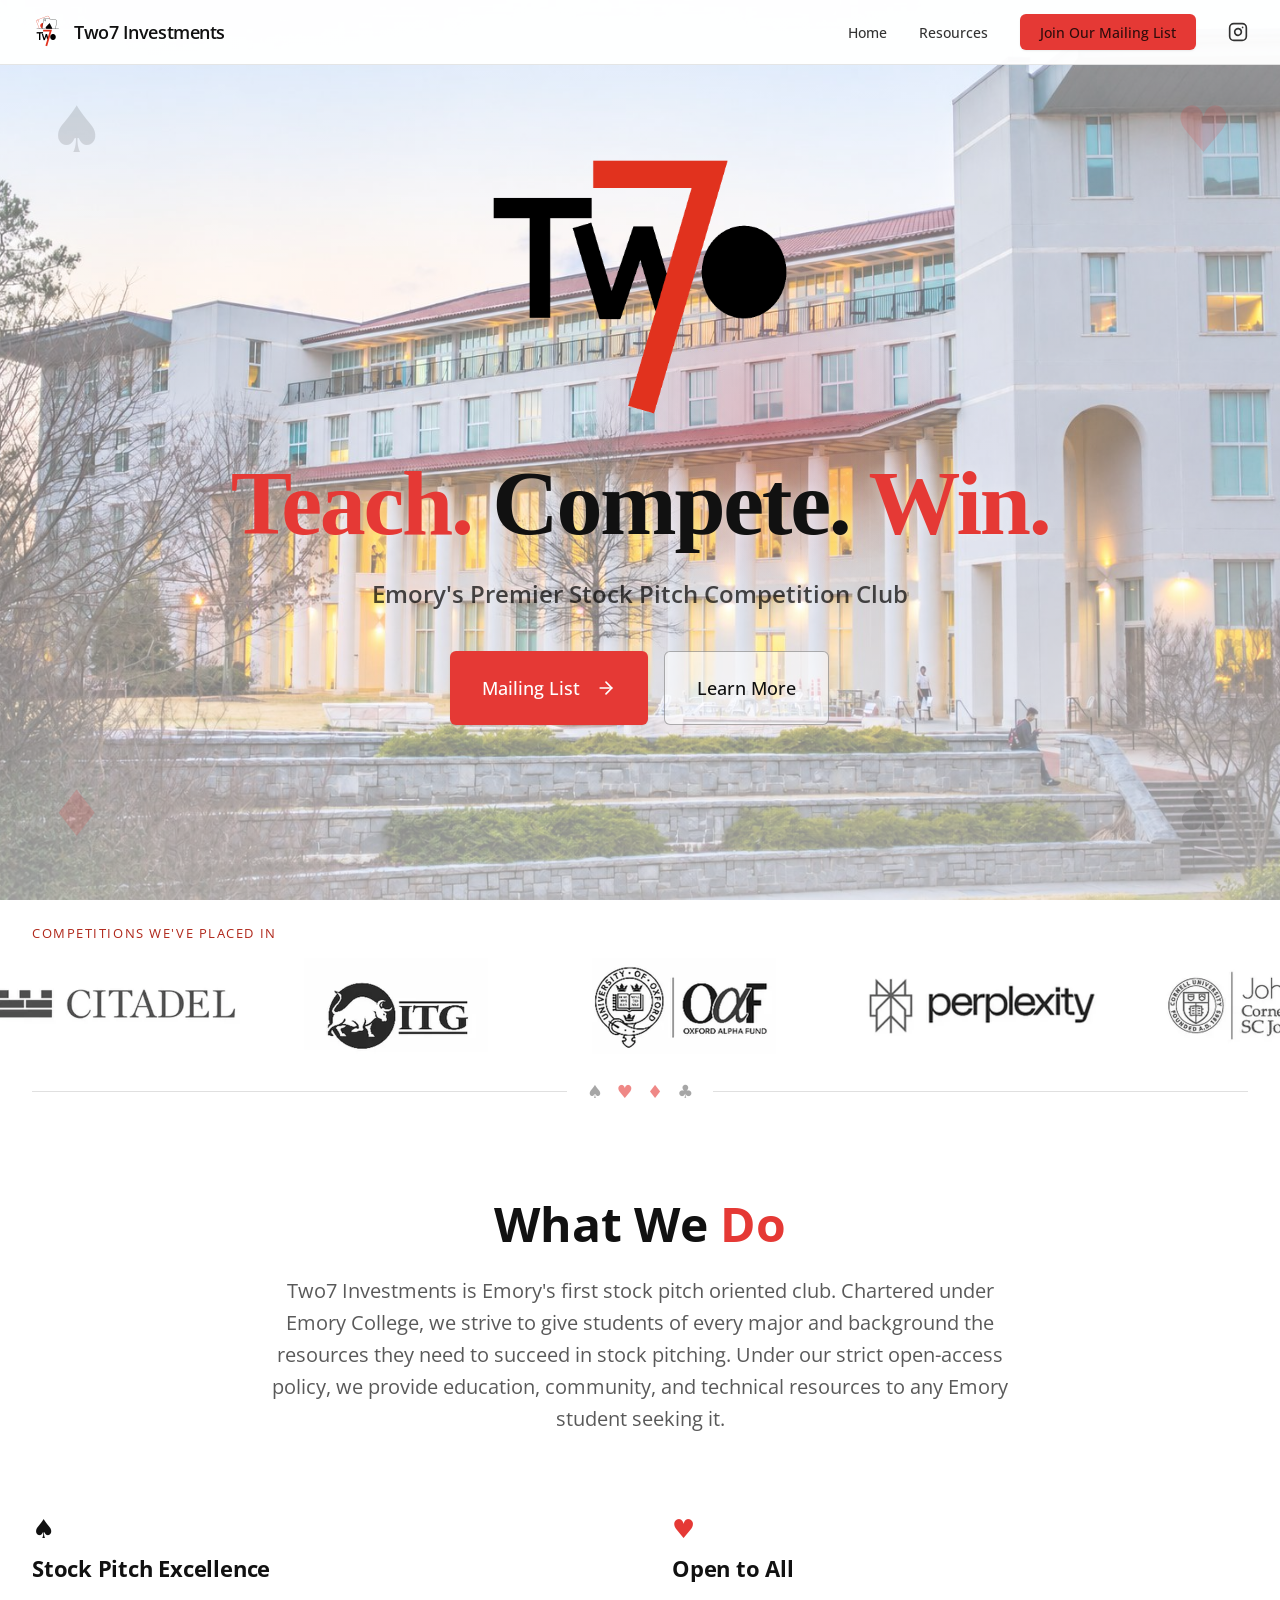
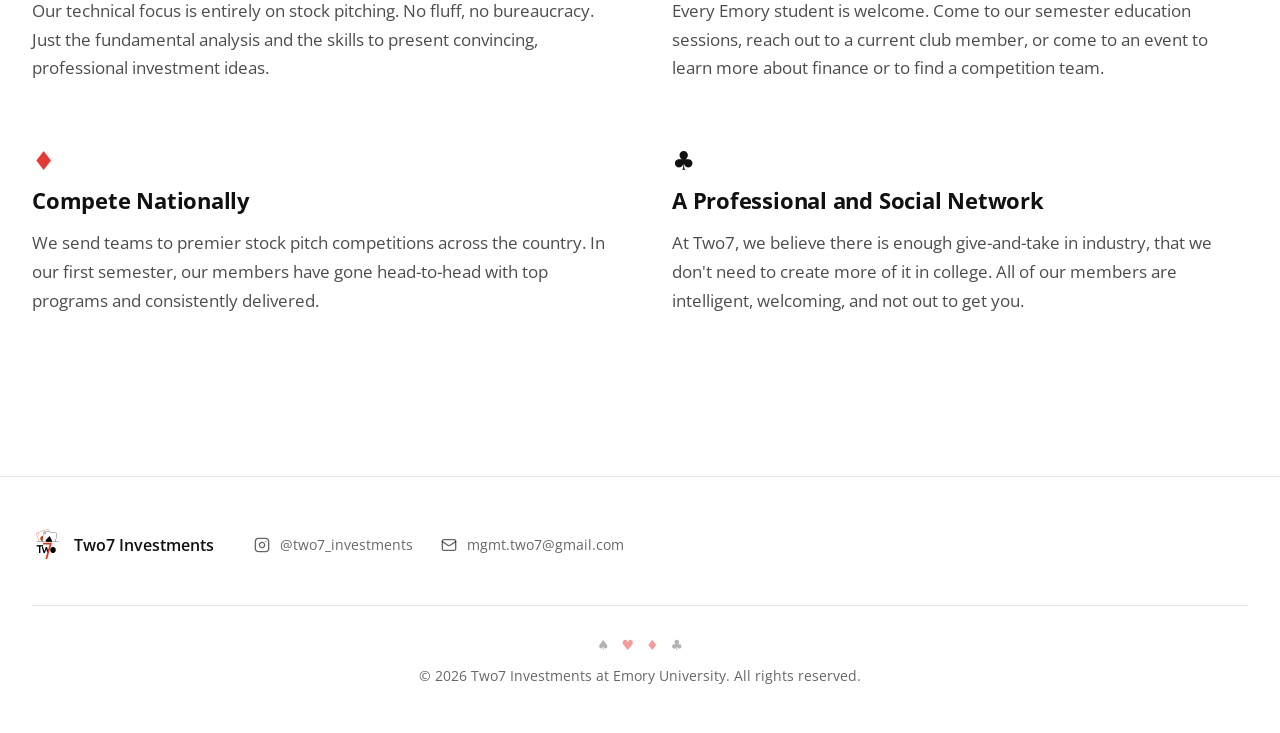
<file: index.html>
<!DOCTYPE html>
<html lang="en">
<head>
  <meta charset="utf-8">
  <meta name="viewport" content="width=device-width, initial-scale=1">
  <title>Two7 Investments</title>
  <meta name="description" content="Emory's premier stock pitch competition club. Teach. Compete. Win.">
  <link rel="canonical" href="https://two7investments.org/">
  <link rel="icon" href="assets/favicon.ico">
  <meta property="og:title" content="Two7 Investments">
  <meta property="og:description" content="Emory's premier stock pitch competition club, where aspiring investors learn to develop winning investment theses and compete nationally.">
  <meta property="og:image" content="https://two7investments.org/assets/two7-logo.png">
  <meta property="og:url" content="https://two7investments.org">
  <meta property="og:type" content="website">
  <meta property="og:site_name" content="Two7 Investments">
  <meta name="twitter:card" content="summary_large_image">
  <meta name="twitter:title" content="Two7 Investments">
  <meta name="twitter:description" content="Emory's premier stock pitch competition club, where aspiring investors learn to develop winning investment theses and compete nationally.">
  <meta name="twitter:image" content="https://two7investments.org/assets/two7-logo.png">
  <link rel="preconnect" href="https://fonts.gstatic.com" crossorigin>
  <link rel="stylesheet" href="https://fonts.googleapis.com/css2?family=Open+Sans:wght@400;500;600;700&display=swap">
  <link rel="stylesheet" href="site.css">
</head>
<body>
  <div class="page">
    <nav class="nav">
      <div class="wrap">
        <div class="nav-inner">
          <a href="#home" class="brand">
            <img src="assets/two7-logo-sm.png" alt="Two7 Investments" width="40" height="40">
            <span>Two7 Investments</span>
          </a>
          <div class="nav-links">
            <a href="#home">Home</a>
            <a href="resources.html">Resources</a>
            <a href="https://forms.gle/7zrdsaJ9ER5Fbmhv8" target="_blank" rel="noopener noreferrer" class="btn-primary btn-nav">Join Our Mailing List</a>
            <a href="https://www.instagram.com/two7_investments/" target="_blank" rel="noopener noreferrer" class="nav-icon" aria-label="Instagram">
              <svg xmlns="http://www.w3.org/2000/svg" width="24" height="24" viewBox="0 0 24 24" fill="none" stroke="currentColor" stroke-width="2" stroke-linecap="round" stroke-linejoin="round">
                <rect width="20" height="20" x="2" y="2" rx="5" ry="5"></rect>
                <path d="M16 11.37A4 4 0 1 1 12.63 8 4 4 0 0 1 16 11.37z"></path>
                <line x1="17.5" x2="17.51" y1="6.5" y2="6.5"></line>
              </svg>
            </a>
          </div>
          <button class="nav-toggle" type="button" data-nav-toggle aria-expanded="false" aria-controls="mobile-menu" aria-label="Open menu">
            <svg xmlns="http://www.w3.org/2000/svg" width="24" height="24" viewBox="0 0 24 24" fill="none" stroke="currentColor" stroke-width="2" stroke-linecap="round" stroke-linejoin="round">
              <line x1="4" x2="20" y1="12" y2="12"></line>
              <line x1="4" x2="20" y1="6" y2="6"></line>
              <line x1="4" x2="20" y1="18" y2="18"></line>
            </svg>
          </button>
        </div>
      </div>
      <div class="mobile-menu" id="mobile-menu" data-mobile-menu>
        <a href="#home">Home</a>
        <a href="resources.html">Resources</a>
        <a href="https://forms.gle/7zrdsaJ9ER5Fbmhv8" target="_blank" rel="noopener noreferrer">Join Our Mailing List</a>
        <a href="https://www.instagram.com/two7_investments/" target="_blank" rel="noopener noreferrer">Instagram</a>
      </div>
    </nav>

    <section id="home" class="hero">
      <div class="hero-bg"></div>
      <div class="hero-wash"></div>
      <div class="hero-glow"></div>
      <span class="suit suit-tl" aria-hidden="true">♠</span>
      <span class="suit suit-tr" aria-hidden="true">♥</span>
      <span class="suit suit-bl" aria-hidden="true">♦</span>
      <span class="suit suit-br" aria-hidden="true">♣</span>
      <div class="hero-content">
        <img class="hero-wordmark" src="assets/two7-wordmark-sm.png" alt="Two7 Investments">
        <h1><span class="wm red">Teach.</span> <span class="wm">Compete.</span> <span class="wm red">Win.</span></h1>
        <p class="hero-sub">Emory's Premier Stock Pitch Competition Club</p>
        <div class="hero-actions">
          <a href="https://forms.gle/7zrdsaJ9ER5Fbmhv8" target="_blank" rel="noopener noreferrer" class="btn-primary btn-hero">
            Mailing List
            <svg xmlns="http://www.w3.org/2000/svg" width="24" height="24" viewBox="0 0 24 24" fill="none" stroke="currentColor" stroke-width="2" stroke-linecap="round" stroke-linejoin="round">
              <path d="M5 12h14"></path>
              <path d="m12 5 7 7-7 7"></path>
            </svg>
          </a>
          <a href="#about" class="btn-ghost">Learn More</a>
        </div>
      </div>
    </section>

    <section id="competitions" class="competitions">
      <div class="wrap">
        <p class="kicker">Competitions we've placed in</p>
      </div>
      <div class="logo-viewport">
        <div class="logo-track">
          <img src="assets/comp-strip.webp" alt="Citadel, Irvine, Oxford, Perplexity, and Cornell" width="1420" height="96" decoding="async">
          <img src="assets/comp-strip.webp" alt="" width="1420" height="96" decoding="async" aria-hidden="true">
        </div>
      </div>
      <div class="suit-rule">
        <div class="line"></div>
        <div class="marks" aria-hidden="true">
          <span class="blk">♠</span>
          <span class="red">♥</span>
          <span class="red">♦</span>
          <span class="blk">♣</span>
        </div>
        <div class="line"></div>
      </div>
    </section>

    <section id="about" class="about">
      <div class="wrap">
        <div class="about-intro">
          <h2>What We <span>Do</span></h2>
          <p>Two7 Investments is Emory's first stock pitch oriented club. Chartered under Emory College, we strive to give students of every major and background the resources they need to succeed in stock pitching. Under our strict open-access policy, we provide education, community, and technical resources to any Emory student seeking it.</p>
        </div>
        <div class="about-grid">
          <div class="about-card">
            <span class="mark ink" aria-hidden="true">♠</span>
            <h3>Stock Pitch Excellence</h3>
            <p>Our technical focus is entirely on stock pitching. No fluff, no bureaucracy. Just the fundamental analysis and the skills to present convincing, professional investment ideas.</p>
          </div>
          <div class="about-card">
            <span class="mark red" aria-hidden="true">♥</span>
            <h3>Open to All</h3>
            <p>Every Emory student is welcome. Come to our semester education sessions, reach out to a current club member, or come to an event to learn more about finance or to find a competition team.</p>
          </div>
          <div class="about-card">
            <span class="mark red" aria-hidden="true">♦</span>
            <h3>Compete Nationally</h3>
            <p>We send teams to premier stock pitch competitions across the country. In our first semester, our members have gone head-to-head with top programs and consistently delivered.</p>
          </div>
          <div class="about-card">
            <span class="mark ink" aria-hidden="true">♣</span>
            <h3>A Professional and Social Network</h3>
            <p>At Two7, we believe there is enough give-and-take in industry, that we don't need to create more of it in college. All of our members are intelligent, welcoming, and not out to get you.</p>
          </div>
        </div>
      </div>
    </section>

    <footer class="footer">
      <div class="wrap">
        <div class="footer-row">
          <div class="footer-brand">
            <img src="assets/two7-logo-sm.png" alt="Two7 Investments" width="40" height="40">
            <span>Two7 Investments</span>
          </div>
          <div class="footer-contact">
            <a href="https://www.instagram.com/two7_investments/" target="_blank" rel="noopener noreferrer">
              <svg xmlns="http://www.w3.org/2000/svg" width="24" height="24" viewBox="0 0 24 24" fill="none" stroke="currentColor" stroke-width="2" stroke-linecap="round" stroke-linejoin="round">
                <rect width="20" height="20" x="2" y="2" rx="5" ry="5"></rect>
                <path d="M16 11.37A4 4 0 1 1 12.63 8 4 4 0 0 1 16 11.37z"></path>
                <line x1="17.5" x2="17.51" y1="6.5" y2="6.5"></line>
              </svg>
              @two7_investments
            </a>
            <a href="mailto:mgmt.two7@gmail.com">
              <svg xmlns="http://www.w3.org/2000/svg" width="24" height="24" viewBox="0 0 24 24" fill="none" stroke="currentColor" stroke-width="2" stroke-linecap="round" stroke-linejoin="round">
                <rect width="20" height="16" x="2" y="4" rx="2"></rect>
                <path d="m22 7-8.97 5.7a1.94 1.94 0 0 1-2.06 0L2 7"></path>
              </svg>
              mgmt.two7@gmail.com
            </a>
          </div>
        </div>
        <div class="footer-copy">
          <div class="footer-suits" aria-hidden="true">
            <span class="blk">♠</span><span class="red">♥</span><span class="red">♦</span><span class="blk">♣</span>
          </div>
          <p>© 2026 Two7 Investments at Emory University. All rights reserved.</p>
        </div>
      </div>
    </footer>
  </div>
  <script src="site.js"></script>
</body>
</html>
</file>
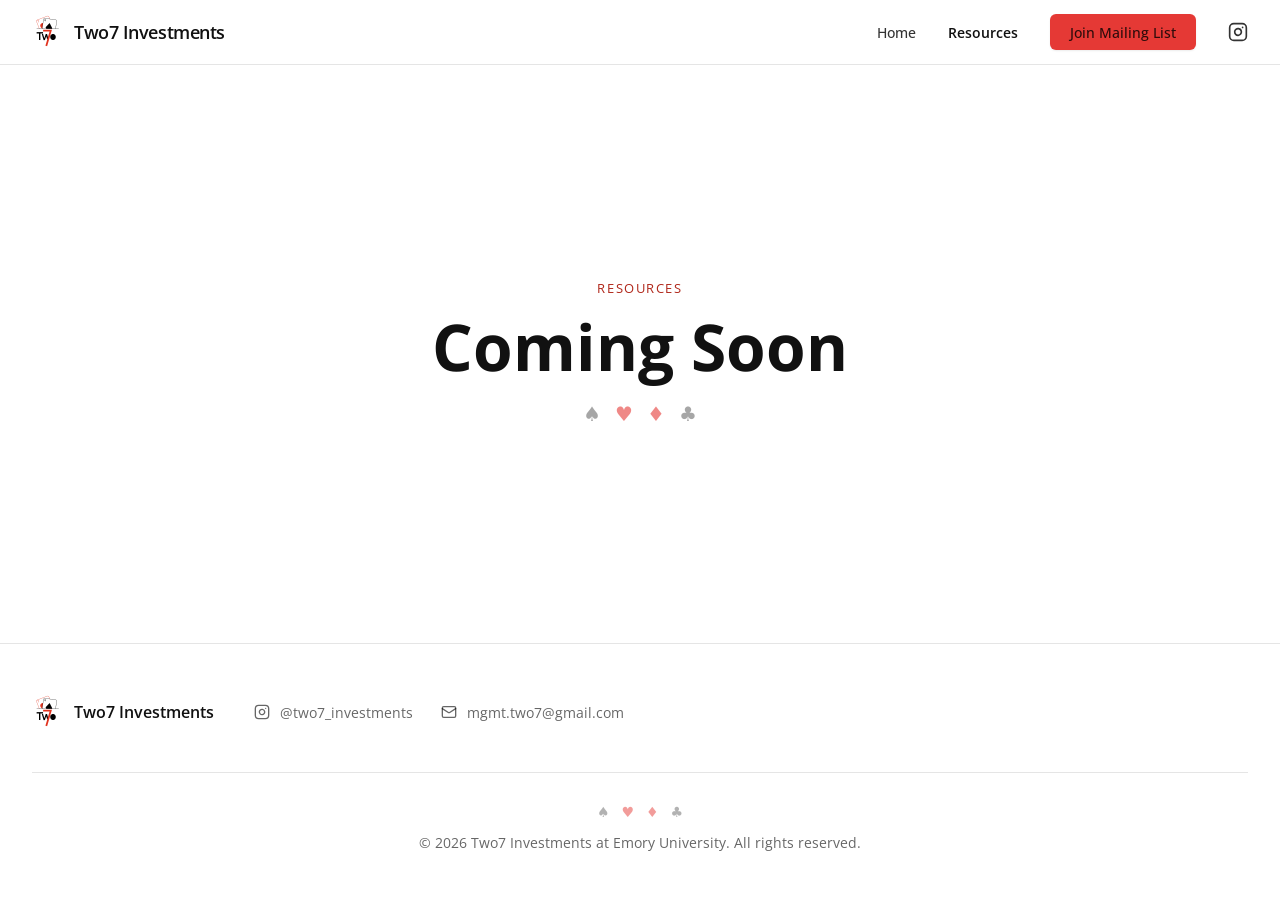
<file: resources.html>
<!DOCTYPE html>
<html lang="en">
<head>
  <meta charset="utf-8">
  <meta name="viewport" content="width=device-width, initial-scale=1">
  <title>Resources — Two7 Investments</title>
  <meta name="description" content="Resources from Two7 Investments, Emory's premier stock pitch competition club.">
  <link rel="canonical" href="https://two7investments.org/resources.html">
  <link rel="icon" href="assets/favicon.ico">
  <meta property="og:title" content="Resources — Two7 Investments">
  <meta property="og:description" content="Resources from Two7 Investments, Emory's premier stock pitch competition club.">
  <meta property="og:image" content="https://two7investments.org/assets/two7-logo.png">
  <meta property="og:url" content="https://two7investments.org/resources.html">
  <meta property="og:type" content="website">
  <meta property="og:site_name" content="Two7 Investments">
  <link rel="preconnect" href="https://fonts.gstatic.com" crossorigin>
  <link rel="stylesheet" href="https://fonts.googleapis.com/css2?family=Open+Sans:wght@400;500;600;700&display=swap">
  <link rel="stylesheet" href="site.css">
</head>
<body>
  <div class="page-col">
    <nav class="nav">
      <div class="wrap">
        <div class="nav-inner">
          <a href="index.html" class="brand">
            <img src="assets/two7-logo-sm.png" alt="Two7 Investments" width="40" height="40">
            <span>Two7 Investments</span>
          </a>
          <div class="nav-links">
            <a href="index.html">Home</a>
            <a href="resources.html" class="is-active">Resources</a>
            <a href="https://forms.gle/7zrdsaJ9ER5Fbmhv8" target="_blank" rel="noopener noreferrer" class="btn-primary btn-nav">Join Mailing List</a>
            <a href="https://www.instagram.com/two7_investments/" target="_blank" rel="noopener noreferrer" class="nav-icon" aria-label="Instagram">
              <svg xmlns="http://www.w3.org/2000/svg" width="24" height="24" viewBox="0 0 24 24" fill="none" stroke="currentColor" stroke-width="2" stroke-linecap="round" stroke-linejoin="round">
                <rect width="20" height="20" x="2" y="2" rx="5" ry="5"></rect>
                <path d="M16 11.37A4 4 0 1 1 12.63 8 4 4 0 0 1 16 11.37z"></path>
                <line x1="17.5" x2="17.51" y1="6.5" y2="6.5"></line>
              </svg>
            </a>
          </div>
          <button class="nav-toggle" type="button" data-nav-toggle aria-expanded="false" aria-controls="mobile-menu" aria-label="Open menu">
            <svg xmlns="http://www.w3.org/2000/svg" width="24" height="24" viewBox="0 0 24 24" fill="none" stroke="currentColor" stroke-width="2" stroke-linecap="round" stroke-linejoin="round">
              <line x1="4" x2="20" y1="12" y2="12"></line>
              <line x1="4" x2="20" y1="6" y2="6"></line>
              <line x1="4" x2="20" y1="18" y2="18"></line>
            </svg>
          </button>
        </div>
      </div>
      <div class="mobile-menu" id="mobile-menu" data-mobile-menu>
        <a href="index.html">Home</a>
        <a href="resources.html">Resources</a>
        <a href="https://forms.gle/7zrdsaJ9ER5Fbmhv8" target="_blank" rel="noopener noreferrer">Join Mailing List</a>
        <a href="https://www.instagram.com/two7_investments/" target="_blank" rel="noopener noreferrer">Instagram</a>
      </div>
    </nav>

    <section id="resources" class="resources">
      <div class="wrap">
        <p class="kicker">Resources</p>
        <h2>Coming Soon</h2>
        <div class="coming-suits" aria-hidden="true">
          <span class="blk">♠</span>
          <span class="red">♥</span>
          <span class="red">♦</span>
          <span class="blk">♣</span>
        </div>
      </div>
    </section>

    <footer class="footer">
      <div class="wrap">
        <div class="footer-row">
          <div class="footer-brand">
            <img src="assets/two7-logo-sm.png" alt="Two7 Investments" width="40" height="40">
            <span>Two7 Investments</span>
          </div>
          <div class="footer-contact">
            <a href="https://www.instagram.com/two7_investments/" target="_blank" rel="noopener noreferrer">
              <svg xmlns="http://www.w3.org/2000/svg" width="24" height="24" viewBox="0 0 24 24" fill="none" stroke="currentColor" stroke-width="2" stroke-linecap="round" stroke-linejoin="round">
                <rect width="20" height="20" x="2" y="2" rx="5" ry="5"></rect>
                <path d="M16 11.37A4 4 0 1 1 12.63 8 4 4 0 0 1 16 11.37z"></path>
                <line x1="17.5" x2="17.51" y1="6.5" y2="6.5"></line>
              </svg>
              @two7_investments
            </a>
            <a href="mailto:mgmt.two7@gmail.com">
              <svg xmlns="http://www.w3.org/2000/svg" width="24" height="24" viewBox="0 0 24 24" fill="none" stroke="currentColor" stroke-width="2" stroke-linecap="round" stroke-linejoin="round">
                <rect width="20" height="16" x="2" y="4" rx="2"></rect>
                <path d="m22 7-8.97 5.7a1.94 1.94 0 0 1-2.06 0L2 7"></path>
              </svg>
              mgmt.two7@gmail.com
            </a>
          </div>
        </div>
        <div class="footer-copy">
          <div class="footer-suits" aria-hidden="true">
            <span class="blk">♠</span><span class="red">♥</span><span class="red">♦</span><span class="blk">♣</span>
          </div>
          <p>© 2026 Two7 Investments at Emory University. All rights reserved.</p>
        </div>
      </div>
    </footer>
  </div>
  <script src="site.js"></script>
</body>
</html>
</file>
<file: site.css>
:root {
  --red: #e53935;
  --red-hover: #c62828;
  --red-deep: #b0271a;
  --ink: #111111;
  --muted: rgba(0, 0, 0, 0.7);
  --muted-2: rgba(0, 0, 0, 0.65);
  --muted-3: rgba(0, 0, 0, 0.6);
  --line: rgba(0, 0, 0, 0.1);
  --font: "Open Sans", ui-sans-serif, system-ui, -apple-system, "Segoe UI", Roboto, Helvetica, Arial, sans-serif;
  --font-display: "Times New Roman", Times, serif;
}

* { box-sizing: border-box; }

html {
  scroll-behavior: smooth;
  scroll-padding-top: 80px;
}

body {
  margin: 0;
  background: #fff;
  color: var(--ink);
  font-family: var(--font);
  -webkit-font-smoothing: antialiased;
  overflow-x: hidden;
}

a { color: inherit; text-decoration: none; }

img { max-width: 100%; height: auto; }

button, .btn {
  font-family: inherit;
  cursor: pointer;
}

.page {
  min-height: 100vh;
  background: #fff;
}

.page-col {
  min-height: 100vh;
  background: #fff;
  display: flex;
  flex-direction: column;
}

.wrap {
  max-width: 1280px;
  margin: 0 auto;
  padding: 0 32px;
}

/* Nav */
.nav {
  position: fixed;
  top: 0;
  left: 0;
  right: 0;
  z-index: 50;
  background: rgba(255, 255, 255, 0.96);
  border-bottom: 1px solid var(--line);
}

.nav-inner {
  display: flex;
  align-items: center;
  justify-content: space-between;
  height: 64px;
}

.brand {
  display: flex;
  align-items: center;
  gap: 12px;
}

.brand img {
  height: 40px;
  width: auto;
}

.brand span {
  color: var(--ink);
  font-weight: 600;
  font-size: 18px;
  letter-spacing: -0.025em;
}

.nav-links {
  display: flex;
  align-items: center;
  gap: 32px;
}

.nav-links a {
  color: rgba(0, 0, 0, 0.8);
  font-size: 14px;
  font-weight: 500;
  transition: color 0.15s;
}

.nav-links a:hover { color: var(--ink); }

.nav-links a.is-active {
  color: var(--ink);
  font-weight: 600;
}

.nav-toggle {
  display: none;
  width: 40px;
  height: 40px;
  border: 0;
  background: transparent;
  padding: 8px;
  color: var(--ink);
}

.nav-toggle svg { width: 24px; height: 24px; }

.btn-primary {
  display: inline-flex;
  align-items: center;
  justify-content: center;
  gap: 8px;
  white-space: nowrap;
  border: 0;
  border-radius: 6px;
  background: var(--red);
  color: #fff;
  font-weight: 500;
  box-shadow: 0 1px 2px 0 rgba(0, 0, 0, 0.08);
  transition: background-color 0.15s;
}

.btn-primary:hover { background: var(--red-hover); }

.btn-nav {
  height: 36px;
  padding: 8px 20px;
  font-size: 14px;
}

.nav-icon {
  color: rgba(0, 0, 0, 0.8);
  display: flex;
  transition: color 0.15s;
}

.nav-icon:hover { color: var(--ink); }

.nav-icon svg { width: 20px; height: 20px; }

.mobile-menu {
  display: none;
  flex-direction: column;
  gap: 16px;
  padding: 8px 32px 20px;
  border-top: 1px solid var(--line);
  background: #fff;
}

.mobile-menu.is-open { display: flex; }

.mobile-menu a {
  color: rgba(0, 0, 0, 0.8);
  font-size: 15px;
  font-weight: 500;
}

.mobile-menu a:hover { color: var(--ink); }

/* Hero */
.hero {
  position: relative;
  min-height: 100vh;
  display: flex;
  align-items: center;
  justify-content: center;
  overflow: hidden;
  padding: calc(64px + 40px) 0 120px;
}

.hero-bg {
  position: absolute;
  inset: 0;
  background-image: url("assets/hero-goizueta.jpg");
  background-size: cover;
  background-position: center;
  background-repeat: no-repeat;
}

.hero-wash {
  position: absolute;
  inset: 0;
  background: linear-gradient(to bottom, rgba(255, 255, 255, 0.45), rgba(255, 255, 255, 0.38), rgba(255, 255, 255, 0.6));
}

.hero-glow {
  position: absolute;
  top: 25%;
  right: 25%;
  width: 384px;
  height: 384px;
  background: radial-gradient(circle, rgba(229, 57, 53, 0.22), transparent 68%);
  border-radius: 9999px;
}

.suit {
  position: absolute;
  font-size: 64px;
  line-height: 1;
}

.suit-tl { top: 96px; left: 48px; color: rgba(0, 0, 0, 0.12); }
.suit-tr { top: 96px; right: 48px; color: rgba(229, 57, 53, 0.18); }
.suit-bl { bottom: 56px; left: 48px; color: rgba(229, 57, 53, 0.18); }
.suit-br { bottom: 56px; right: 48px; color: rgba(0, 0, 0, 0.12); }

.hero-content {
  position: relative;
  z-index: 10;
  text-align: center;
  padding: 0 24px;
  max-width: 1024px;
  margin: 0 auto;
}

.hero-wordmark {
  height: clamp(140px, 20vw, 280px);
  width: auto;
  margin: 0 auto 40px;
  display: block;
}

.hero h1 {
  font-family: var(--font-display);
  font-size: clamp(48px, 8vw, 92px);
  line-height: 1.06;
  font-weight: 700;
  color: var(--ink);
  margin: 0 0 24px;
  letter-spacing: -0.025em;
  text-shadow: 0 0 14px rgba(255, 255, 255, 0.35);
}

.hero h1 .red { color: var(--red); }

.hero-sub {
  font-size: clamp(20px, 2.2vw, 24px);
  color: var(--muted);
  margin: 0 auto 40px;
  max-width: 672px;
  font-weight: 600;
  line-height: 1.4;
}

.hero-actions {
  display: flex;
  flex-wrap: wrap;
  gap: 16px;
  justify-content: center;
}

.btn-hero {
  padding: 24px 32px;
  font-size: 18px;
}

.btn-hero svg {
  width: 20px;
  height: 20px;
  margin-left: 8px;
}

.btn-ghost {
  display: inline-flex;
  align-items: center;
  justify-content: center;
  gap: 8px;
  white-space: nowrap;
  border: 1px solid rgba(0, 0, 0, 0.3);
  border-radius: 6px;
  padding: 24px 32px;
  color: var(--ink);
  font-size: 18px;
  font-weight: 500;
  background: rgba(255, 255, 255, 0.55);
  transition: background-color 0.15s;
}

.btn-ghost:hover { background: rgba(255, 255, 255, 0.8); }

/* Competitions */
.competitions {
  background: #fff;
  padding: clamp(16px, 2vw, 24px) 0 clamp(20px, 2.5vw, 28px);
}

.kicker {
  margin: 0 0 16px;
  font-size: 13px;
  letter-spacing: 0.12em;
  text-transform: uppercase;
  color: var(--red-deep);
}

.logo-viewport {
  overflow: hidden;
  width: 100%;
  pointer-events: none;
}

.logo-track {
  display: flex;
  width: max-content;
  animation: marquee 36s linear infinite;
  transform: translate3d(0, 0, 0);
  backface-visibility: hidden;
}

.logo-track img {
  display: block;
  height: 96px;
  width: auto;
  max-width: none;
  flex-shrink: 0;
}

.logo-viewport.is-paused .logo-track {
  animation-play-state: paused;
}

@keyframes marquee {
  from { transform: translate3d(0, 0, 0); }
  to { transform: translate3d(-50%, 0, 0); }
}

.suit-rule {
  max-width: 1280px;
  margin: 28px auto 0;
  padding: 0 32px;
  display: flex;
  align-items: center;
  gap: 20px;
}

.suit-rule .line {
  flex: 1;
  height: 1px;
  background: rgba(0, 0, 0, 0.12);
}

.suit-rule .marks {
  display: flex;
  align-items: center;
  gap: 14px;
  font-size: 18px;
  line-height: 1;
}

.suit-rule .blk { color: rgba(0, 0, 0, 0.35); }
.suit-rule .red { color: rgba(229, 57, 53, 0.6); }

/* About */
.about {
  background: #fff;
  padding: clamp(56px, 5.5vw, 72px) 0 clamp(96px, 10vw, 128px);
}

.about-intro {
  margin-bottom: 48px;
  text-align: center;
}

.about-intro h2 {
  font-size: clamp(36px, 4.5vw, 48px);
  line-height: 1.1;
  font-weight: 700;
  color: var(--ink);
  margin: 0 0 24px;
}

.about-intro h2 span { color: var(--red); }

.about-intro p {
  font-size: 20px;
  color: var(--muted-2);
  max-width: 760px;
  margin: 0 auto;
  line-height: 1.6;
}

.about-grid {
  display: grid;
  grid-template-columns: repeat(2, minmax(0, 1fr));
  column-gap: 64px;
}

.about-card {
  display: flex;
  flex-direction: column;
  align-items: flex-start;
  gap: 14px;
  padding: 32px 0;
}

.about-card .mark {
  font-size: 26px;
  line-height: 1;
}

.about-card .mark.red { color: var(--red); }
.about-card .mark.ink { color: var(--ink); }

.about-card h3 {
  font-size: 22px;
  font-weight: 700;
  color: var(--ink);
  margin: 0;
  line-height: 1.25;
  letter-spacing: -0.01em;
}

.about-card p {
  font-size: 17px;
  color: var(--muted);
  line-height: 1.7;
  margin: 0;
  max-width: 62ch;
}

/* Resources */
.resources {
  flex: 1;
  display: flex;
  align-items: center;
  justify-content: center;
  padding: 180px 0 120px;
  text-align: center;
}

.resources h2 {
  font-size: clamp(40px, 5vw, 64px);
  line-height: 1.05;
  font-weight: 700;
  color: var(--ink);
  margin: 0 0 24px;
}

.coming-suits {
  display: flex;
  justify-content: center;
  gap: 14px;
  font-size: 20px;
  line-height: 1;
}

.coming-suits .blk { color: rgba(0, 0, 0, 0.35); }
.coming-suits .red { color: rgba(229, 57, 53, 0.6); }

/* Footer */
.footer {
  background: #fff;
  border-top: 1px solid var(--line);
  padding: 48px 0;
}

.footer-row {
  display: flex;
  flex-wrap: wrap;
  align-items: center;
  justify-content: space-between;
  gap: 24px;
}

.footer-brand {
  display: flex;
  align-items: center;
  gap: 12px;
}

.footer-brand img {
  height: 40px;
  width: auto;
}

.footer-brand span {
  color: var(--ink);
  font-weight: 600;
}

.footer-contact {
  display: flex;
  flex-direction: row;
  align-items: center;
  gap: 28px;
  margin-right: auto;
  margin-left: 16px;
}

.footer-contact a {
  display: flex;
  align-items: center;
  gap: 10px;
  color: var(--muted-3);
  font-size: 14px;
  transition: color 0.15s;
}

.footer-contact a:hover { color: var(--ink); }

.footer-contact svg {
  width: 16px;
  height: 16px;
  flex-shrink: 0;
}

.footer-copy {
  margin-top: 40px;
  padding-top: 32px;
  border-top: 1px solid var(--line);
  text-align: center;
}

.footer-suits {
  display: flex;
  justify-content: center;
  gap: 12px;
  font-size: 14px;
  line-height: 1;
  margin-bottom: 14px;
}

.footer-suits .blk { color: rgba(0, 0, 0, 0.3); }
.footer-suits .red { color: rgba(229, 57, 53, 0.5); }

.footer-copy p {
  color: var(--muted-3);
  font-size: 14px;
  margin: 0;
}

@media (prefers-reduced-motion: reduce) {
  html { scroll-behavior: auto; }
  .logo-track { animation: none; }
}

@media (max-width: 860px) {
  .nav-links { display: none; }
  .nav-toggle { display: inline-flex; align-items: center; justify-content: center; }
  .about-grid { grid-template-columns: 1fr; }
  .footer-contact {
    margin-left: 0;
    margin-right: 0;
    flex-wrap: wrap;
  }
  .suit { font-size: 40px; }
  .suit-tl, .suit-bl { left: 16px; }
  .suit-tr, .suit-br { right: 16px; }
}

@media (max-width: 520px) {
  .wrap { padding: 0 20px; }
  .brand span { display: none; }
  .hero { padding: calc(64px + 24px) 0 80px; }
  .hero h1 { font-size: clamp(36px, 12vw, 48px); }
  .btn-hero, .btn-ghost { width: 100%; padding: 18px 24px; }
}
</file>
